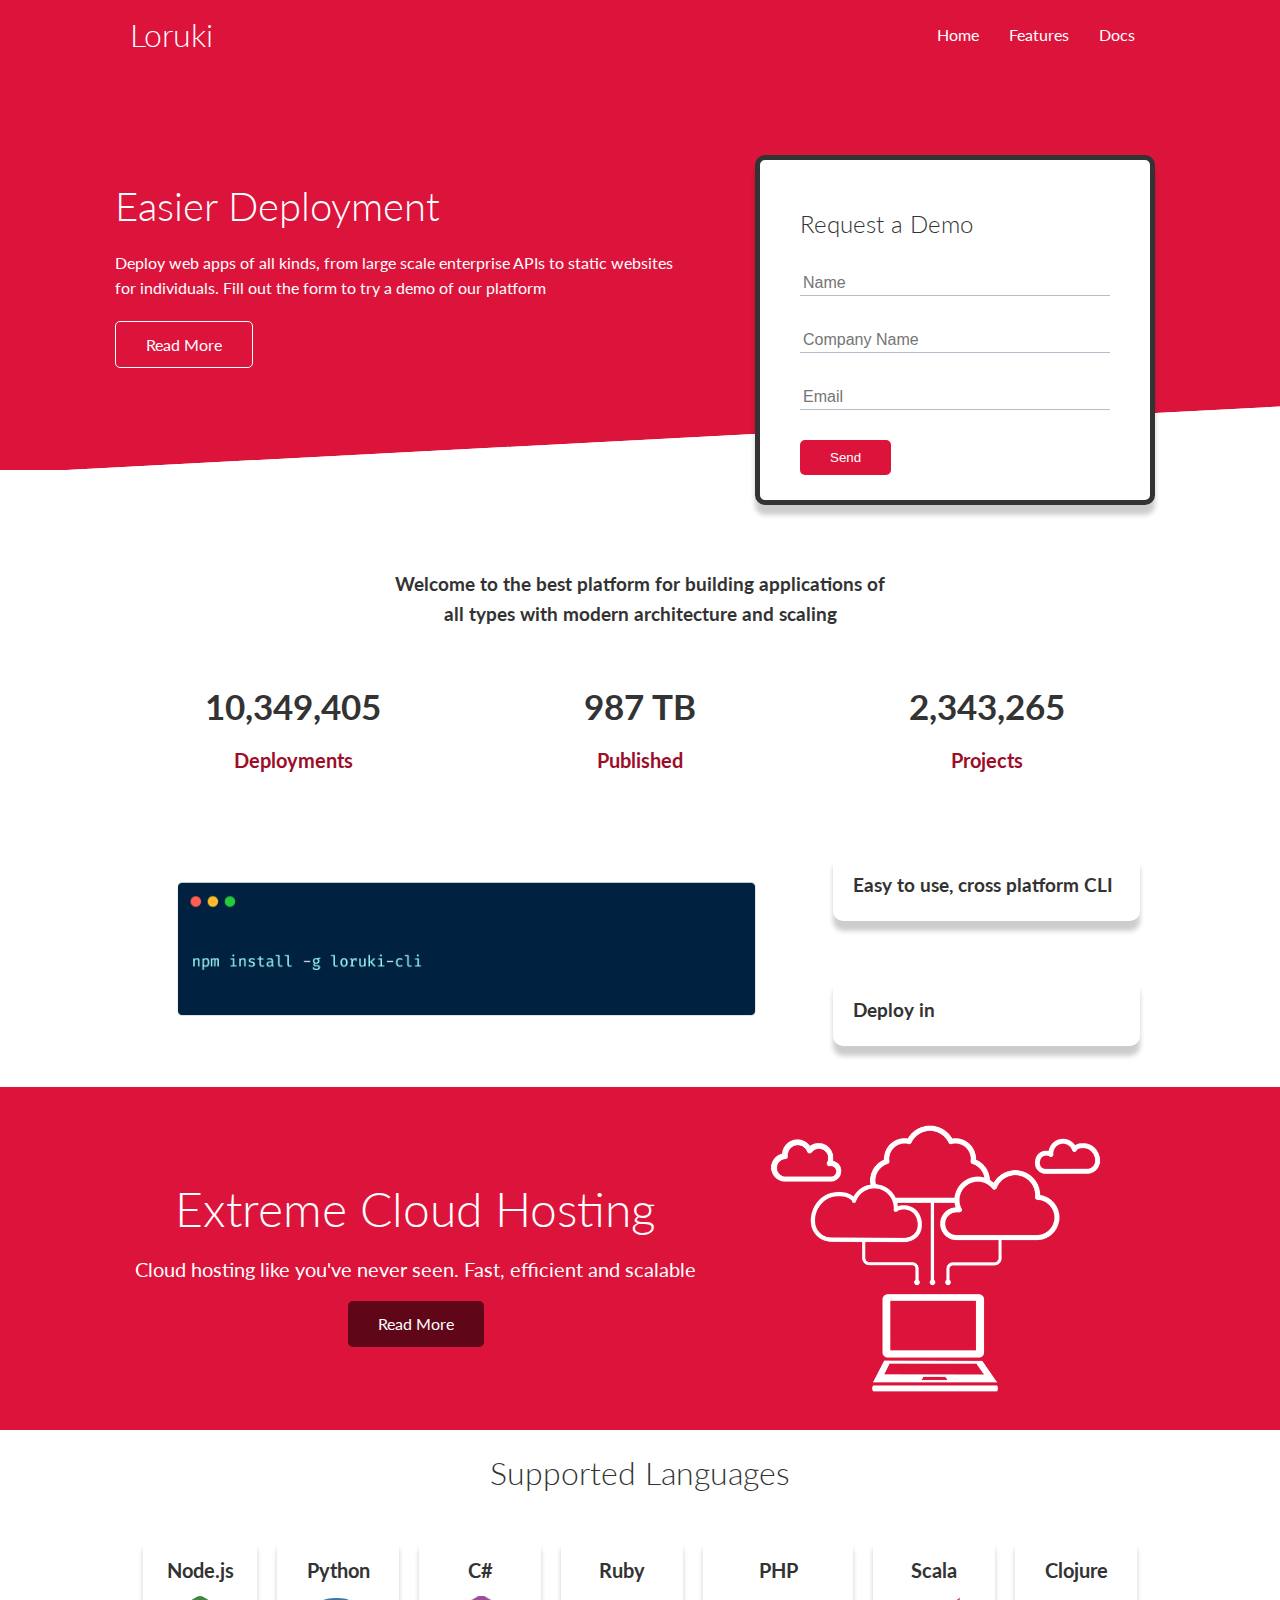
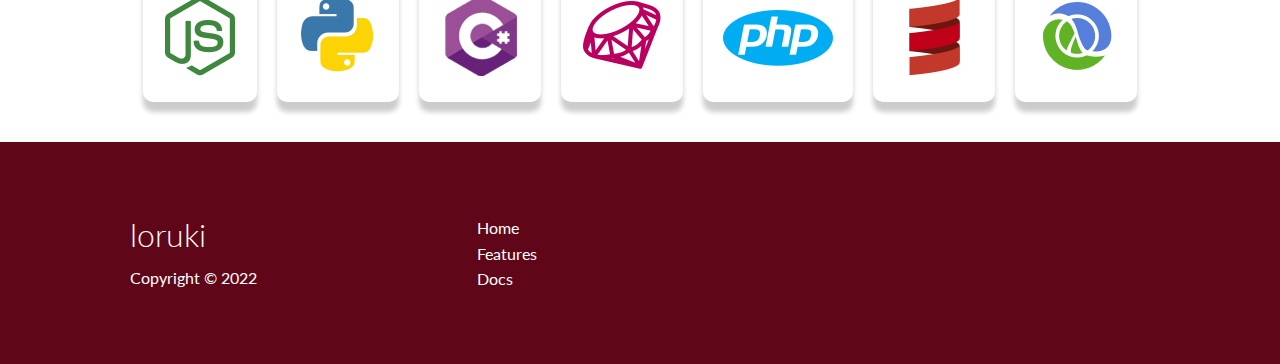
<file: index.html>
<!DOCTYPE html>
<html lang="en">
<head>
  <title>Loruki | Cloud Hosting For Humans</title>

  <meta charset="UTF-8">
  <meta http-equiv="X-UA-Compatible" content="IE=edge">
  <meta name="viewport" content="width=device-width, initial-scale=1.0">

  <link rel="stylesheet" href="https://cdnjs.cloudflare.com/ajax/libs/font-awesome/6.1.1/css/all.min.css" integrity="sha512-KfkfwYDsLkIlwQp6LFnl8zNdLGxu9YAA1QvwINks4PhcElQSvqcyVLLD9aMhXd13uQjoXtEKNosOWaZqXgel0g==" crossorigin="anonymous" referrerpolicy="no-referrer" />
  <link rel="stylesheet" href="css/utilities.css">
  <link rel="stylesheet" href="css/style.css">
</head>
<body>
  <!-- NAV-BAR-->
  <div class="navbar">
    <div class="container flex">
      <h1 class="logo">Loruki</h1>
      <nav>
        <ul>
          <li><a href="index.html">Home</a></li>
          <li><a href="features.html">Features</a></li>
          <li><a href="docs.html">Docs</a></li>
        </ul>
      </nav>
    </div>
  </div>

  <!-- Showcase-->
  <section class="showcase">
    <div class="container grid">
      <div class="showcase-text">
        <h1>Easier Deployment</h1>
        <p>Deploy web apps of all kinds, from large scale enterprise APIs to static websites for individuals. Fill out the form to try a demo of our platform</p>
        <a href="features.html" class="btn btn-outline">Read More</a>
      </div>

      <div class="showcase-form card">
        <h2>Request a Demo</h2>
        <form>
          <div class="form-control">
            <input type="text" name="name" placeholder="Name" required>
          </div>
          <div class="form-control">
            <input type="text" name="company" placeholder="Company Name" required>
          </div>
          <div class="form-control">
            <input type="email" name="email" placeholder="Email" required>
          </div>
          <input type="submit" value="Send" class="btn btn-primary">
        </form>
      </div>
    </div>
  </section>

  <!-- Stats -->
  <section class="stats">
    <div class="container">
      <h3 class="stats-heading text-center my-1">
        Welcome to the best platform for building applications of all types with modern architecture and scaling
      </h3>

      <div class="grid grid-3 text-center my-4">
        <div>
          <i class="fas fa-server fa-3x"></i>
          <h3>10,349,405</h3>
          <p class="text-secondary">Deployments</p>
        </div>
        <div>
          <i class="fas fa-upload fa-3x"></i>
          <h3>987 TB</h3>
          <p class="text-secondary">Published</p>
        </div>
        <div>
          <i class="fas fa-project-diagram fa-3x"></i>
          <h3>2,343,265</h3>
          <p class="text-secondary">Projects</p>
        </div>
      </div>
    </div>
  </section>

  <!-- Cli -->
  <section class="cli">
    <div class="container grid">
      <img src="images/cli.png" alt="A command line instruction image">
      <div class="card">
        <h3>Easy to use, cross platform CLI</h3>
      </div>
      <div class="card">
        <h3>Deploy in</h3>
      </div>
    </div>
  </section>

  <!-- Cloud -->
  <section class="cloud bg-primary my-2 py-2">
    <div class="container grid">
      <div class="text-center">
        <h2 class="lg">Extreme Cloud Hosting</h2>
        <p class="lead my-1">Cloud hosting like you've never seen. Fast, efficient and scalable</p>
        <a href="features.html" class="btn btn-dark">Read More</a>
      </div>
      <img src="images/cloud.png" alt="computer cloud representation image">
    </div>
  </section>

  <!-- Languages -->
  <section class="languages">
    <h2 class="md text-center my-2">
      Supported Languages
    </h2>
    <div class="container flex">
      <div class="card">
        <h4>Node.js</h4>
        <img src="images/logos/node.png" alt="">
      </div>
      <div class="card">
        <h4>Python</h4>
        <img src="images/logos/python.png" alt="">
      </div>
      <div class="card">
        <h4>C#</h4>
        <img src="images/logos/csharp.png" alt="">
      </div>
      <div class="card">
        <h4>Ruby</h4>
        <img src="images/logos/ruby.png" alt="">
      </div>
      <div class="card">
        <h4>PHP</h4>
        <img src="images/logos/php.png" alt="">
      </div>
      <div class="card">
        <h4>Scala</h4>
        <img src="images/logos/scala.png" alt="">
      </div>
      <div class="card">
        <h4>Clojure</h4>
        <img src="images/logos/clojure.png" alt="">
      </div>
    </div>
  </section>

  <!-- Footer -->
  <footer class="footer bg-dark py-5">
    <div class="container grid grid-3">
      <div>
        <h1>loruki</h1>
        <p>Copyright &copy; 2022</p>
      </div>
      <nav>
        <ul>
          <li><a href="index.html">Home</a></li>
          <li><a href="features.html">Features</a></li>
          <li><a href="docs.html">Docs</a></li>
        </ul>
      </nav>
      <div class="social">
        <a href="#"><i class="fab fa-github fa-2x"></i></a>
        <a href="#"><i class="fab fa-twitter fa-2x"></i></a>
        <a href="#"><i class="fab fa-instagram fa-2x"></i></a>
        <a href="#"><i class="fab fa-facebook fa-2x"></i></a>
      </div>
    </div>
  </footer>
</body>
</html>
</file>
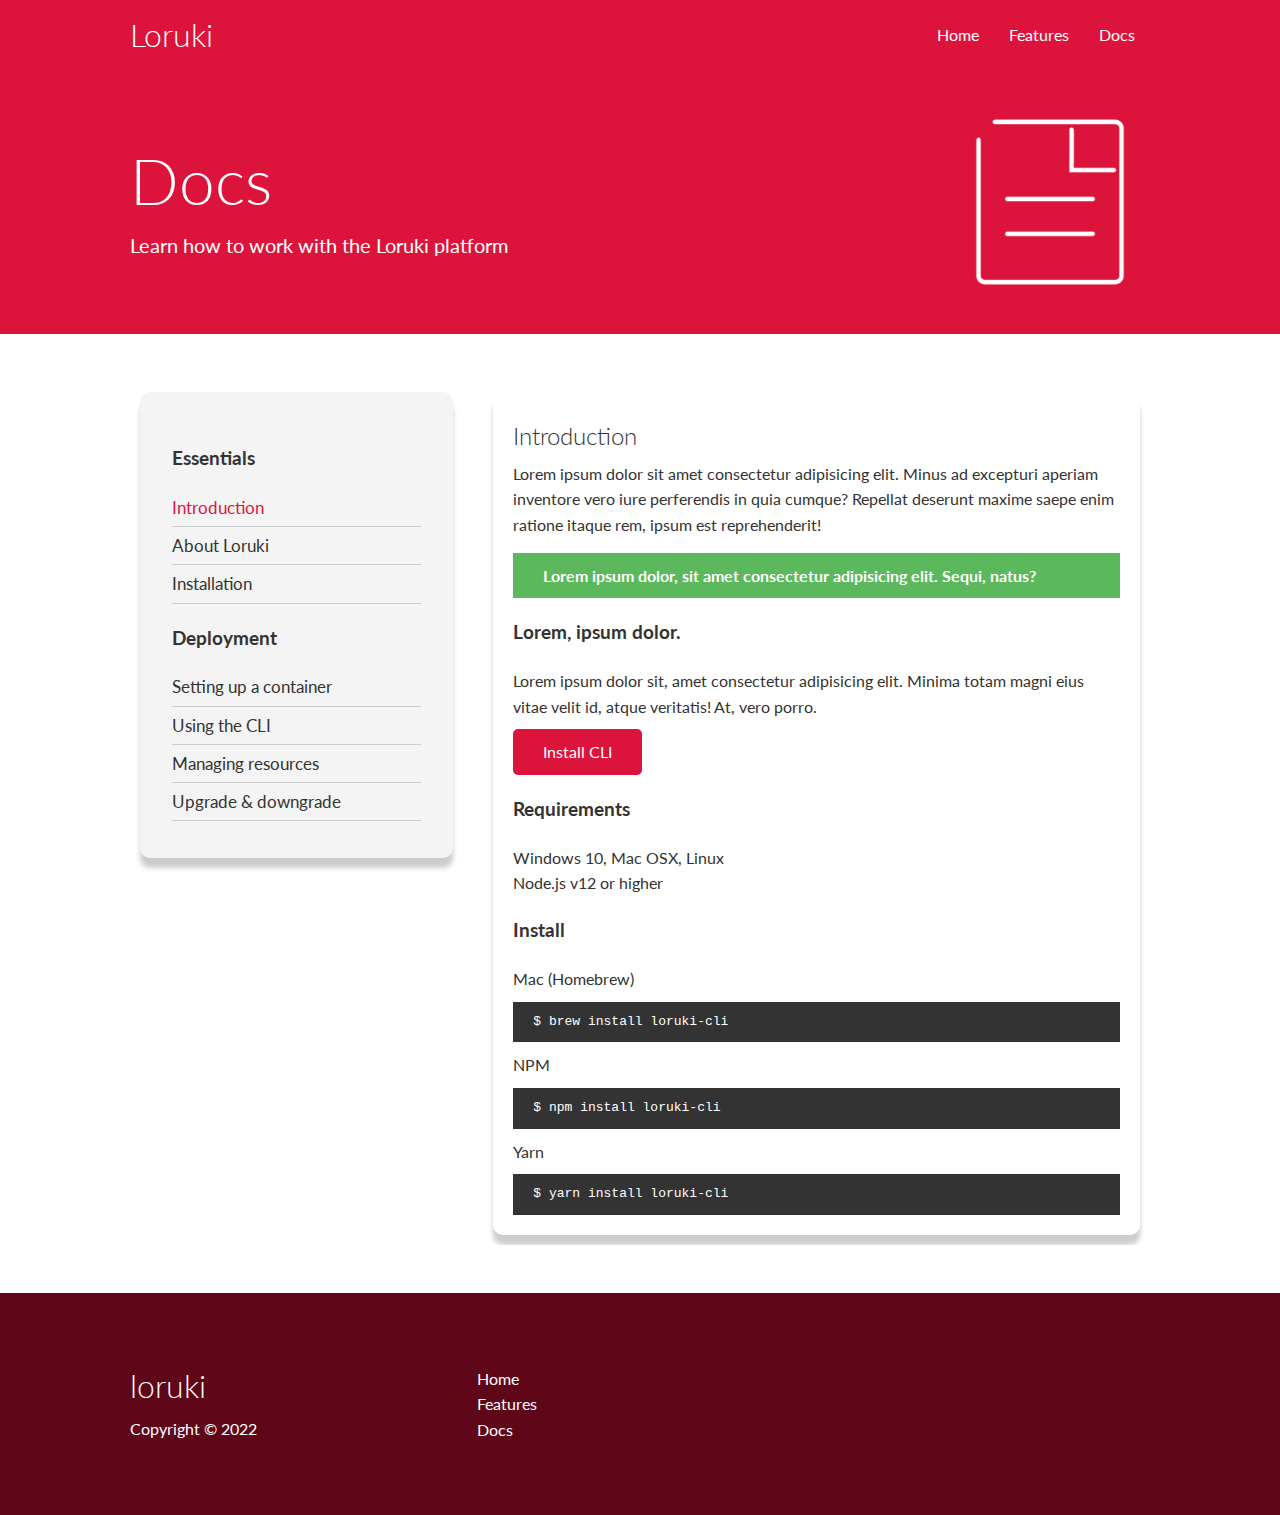
<file: docs.html>
<!DOCTYPE html>
<html lang="en">
<head>
  <title>Loruki | Cloud Hosting For Humans</title>

  <meta charset="UTF-8">
  <meta http-equiv="X-UA-Compatible" content="IE=edge">
  <meta name="viewport" content="width=device-width, initial-scale=1.0">

  <link rel="stylesheet" href="https://cdnjs.cloudflare.com/ajax/libs/font-awesome/6.1.1/css/all.min.css" integrity="sha512-KfkfwYDsLkIlwQp6LFnl8zNdLGxu9YAA1QvwINks4PhcElQSvqcyVLLD9aMhXd13uQjoXtEKNosOWaZqXgel0g==" crossorigin="anonymous" referrerpolicy="no-referrer" />
  <link rel="stylesheet" href="css/utilities.css">
  <link rel="stylesheet" href="css/style.css">
</head>
<body>
  <!-- NAV-BAR-->
  <div class="navbar">
    <div class="container flex">
      <h1 class="logo">Loruki</h1>
      <nav>
        <ul>
          <li><a href="index.html">Home</a></li>
          <li><a href="features.html">Features</a></li>
          <li><a href="docs.html">Docs</a></li>
        </ul>
      </nav>
    </div>
  </div>

  <!-- Head -->
  <section class="docs-head bg-primary py-3">
    <div class="container grid">
        <div>
          <h1 class="xl">Docs</h1>
          <p class="lead">
            Learn how to work with the Loruki platform
          </p>
        </div>
        <img src="images/docs.png" alt="">
    </div>
  </section>

  <!-- Docs main -->
  <section class="docs-main my-4">
    <div class="container grid">
      <div class="card bg-light p-3">
        <h3 class="my-2">Essentials</h3>
        <nav>
          <ul>
            <li><a class="text-primary" href="#">Introduction</a></li>
            <li><a href="#">About Loruki</a></li>
            <li><a href="#">Installation</a></li>
          </ul>
        </nav>

        <h3 class="my-2">Deployment</h3>
        <nav>
          <ul>
            <li><a href="#">Setting up a container</a></li>
            <li><a href="#">Using the CLI</a></li>
            <li><a href="#">Managing resources</a></li>
            <li><a href="#">Upgrade & downgrade</a></li>
          </ul>
        </nav>
      </div>

      <div class="card">
        <h2>Introduction</h2>
        <p>Lorem ipsum dolor sit amet consectetur adipisicing elit. Minus ad excepturi aperiam inventore vero iure perferendis in quia cumque? Repellat deserunt maxime saepe enim ratione itaque rem, ipsum est reprehenderit!</p>

        <div class="alert alert-success">
          <i class="fas fa-info"></i> Lorem ipsum dolor, sit amet consectetur adipisicing elit. Sequi, natus?
        </div>

        <h3>Lorem, ipsum dolor.</h3>
        <p>Lorem ipsum dolor sit, amet consectetur adipisicing elit. Minima totam magni eius vitae velit id, atque veritatis! At, vero porro.</p>
        <a href="#" class="btn btn-primary">Install CLI</a>

        <h3>Requirements</h3>
        <ul>
          <li>Windows 10, Mac OSX, Linux</li>
          <li>Node.js v12 or higher</li>
        </ul>

        <h3>Install</h3>
        <p>Mac (Homebrew)</p>
        <pre><code>$ brew install loruki-cli</code></pre>
        <p>NPM</p>
        <pre><code>$ npm install loruki-cli</code></pre>
        <p>Yarn</p>
        <pre><code>$ yarn install loruki-cli</code></pre>
      </div>
    </div>
  </section>

  <!-- Footer -->
  <footer class="footer bg-dark py-5">
    <div class="container grid grid-3">
      <div>
        <h1>loruki</h1>
        <p>Copyright &copy; 2022</p>
      </div>
      <nav>
        <ul>
          <li><a href="index.html">Home</a></li>
          <li><a href="features.html">Features</a></li>
          <li><a href="docs.html">Docs</a></li>
        </ul>
      </nav>
      <div class="social">
        <a href="#"><i class="fab fa-github fa-2x"></i></a>
        <a href="#"><i class="fab fa-twitter fa-2x"></i></a>
        <a href="#"><i class="fab fa-instagram fa-2x"></i></a>
        <a href="#"><i class="fab fa-facebook fa-2x"></i></a>
      </div>
    </div>
  </footer>
</body>
</html>
</file>
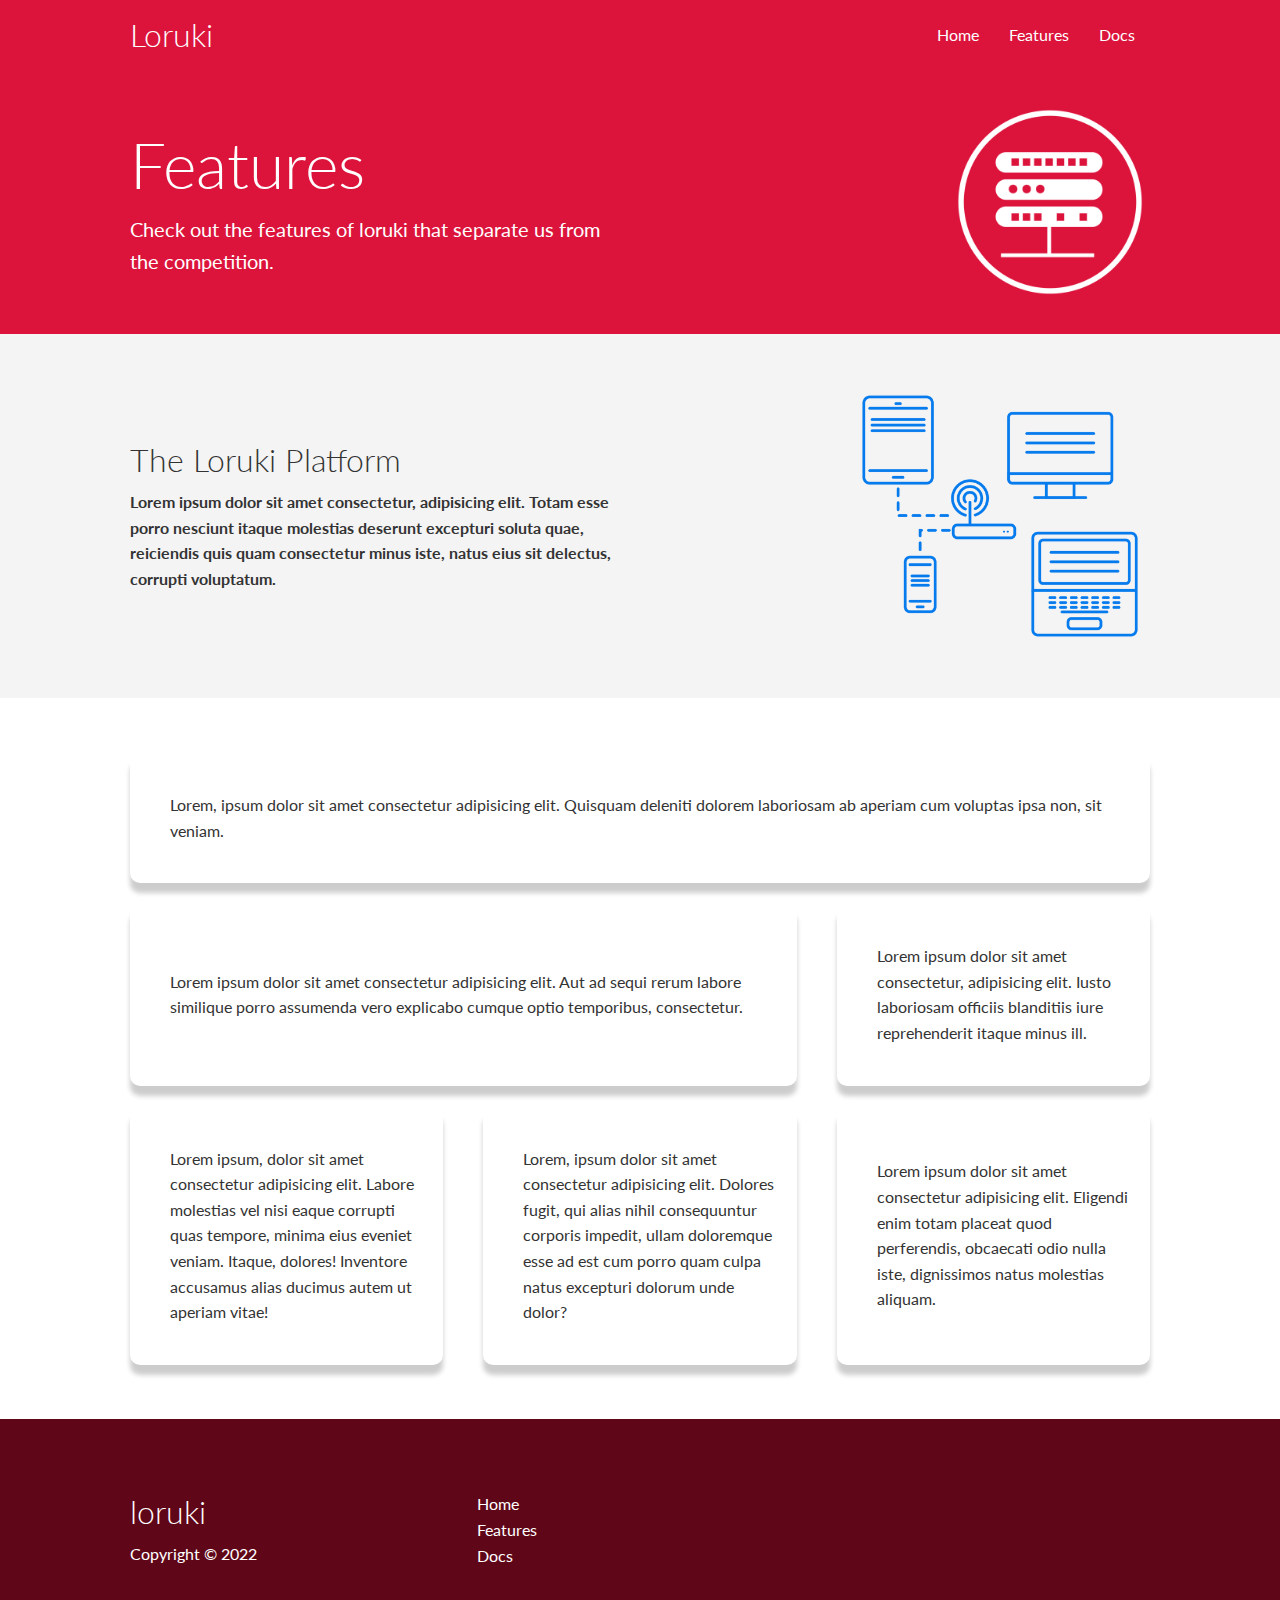
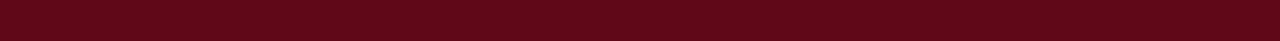
<file: features.html>
<!DOCTYPE html>
<html lang="en">
<head>
  <title>Loruki | Cloud Hosting For Humans</title>

  <meta charset="UTF-8">
  <meta http-equiv="X-UA-Compatible" content="IE=edge">
  <meta name="viewport" content="width=device-width, initial-scale=1.0">

  <link rel="stylesheet" href="https://cdnjs.cloudflare.com/ajax/libs/font-awesome/6.1.1/css/all.min.css" integrity="sha512-KfkfwYDsLkIlwQp6LFnl8zNdLGxu9YAA1QvwINks4PhcElQSvqcyVLLD9aMhXd13uQjoXtEKNosOWaZqXgel0g==" crossorigin="anonymous" referrerpolicy="no-referrer" />
  <link rel="stylesheet" href="css/utilities.css">
  <link rel="stylesheet" href="css/style.css">
</head>
<body>
  <!-- NAV-BAR-->
  <div class="navbar">
    <div class="container flex">
      <h1 class="logo">Loruki</h1>
      <nav>
        <ul>
          <li><a href="index.html">Home</a></li>
          <li><a href="features.html">Features</a></li>
          <li><a href="docs.html">Docs</a></li>
        </ul>
      </nav>
    </div>
  </div>

  <!-- Head -->
  <section class="features-head bg-primary py-3">
    <div class="container grid">
        <div>
          <h1 class="xl">Features</h1>
          <p class="lead">
            Check out the features of loruki that separate us from the competition.
          </p>
        </div>
        <img src="images/server.png" alt="">
    </div>
  </section>

  <!-- Sub head -->
  <section class="features-sub-head bg-light py-3">
    <div class="container grid">
      <div>
        <h1 class="md">The Loruki Platform</h1>
        <p>
          Lorem ipsum dolor sit amet consectetur, adipisicing elit. Totam esse porro nesciunt itaque molestias deserunt excepturi soluta quae, reiciendis quis quam consectetur minus iste, natus eius sit delectus, corrupti voluptatum.
        </p>
      </div>
      <img src="images/server2.png" alt="">
    </div>
  </section>

  <!-- Features main content -->
  <section class="features-main my-2">
    <div class="container grid grid-3">
      <div class="card flex">
        <i class="fas fa-server fa-3x"></i>
        <p>Lorem, ipsum dolor sit amet consectetur adipisicing elit. Quisquam deleniti dolorem laboriosam ab aperiam cum voluptas ipsa non, sit veniam.</p>
      </div>
      <div class="card flex">
        <i class="fas fa-network-wired fa-3x"></i>
        <p>Lorem ipsum dolor sit amet consectetur adipisicing elit. Aut ad sequi rerum labore similique porro assumenda vero explicabo cumque optio temporibus, consectetur.
        </p>
      </div>
      <div class="card flex">
        <i class="fas fa-laptop-code fa-3x"></i>
        <p>Lorem ipsum dolor sit amet consectetur, adipisicing elit. Iusto laboriosam officiis blanditiis iure reprehenderit itaque minus ill.
        </p>
      </div>
      <div class="card flex">
        <i class="fas fa-database fa-3x"></i>
        <p>Lorem ipsum, dolor sit amet consectetur adipisicing elit. Labore molestias vel nisi eaque corrupti quas tempore, minima eius eveniet veniam. Itaque, dolores! Inventore accusamus alias ducimus autem ut aperiam vitae!
        </p>
      </div>
      <div class="card flex">
        <i class="fas fa-power-off fa-3x"></i>
        <p>Lorem, ipsum dolor sit amet consectetur adipisicing elit. Dolores fugit, qui alias nihil consequuntur corporis impedit, ullam doloremque esse ad est cum porro quam culpa natus excepturi dolorum unde dolor?
        </p>
      </div>
      <div class="card flex">
        <i class="fas fa-upload fa-3x"></i>
        <p>Lorem ipsum dolor sit amet consectetur adipisicing elit. Eligendi enim totam placeat quod perferendis, obcaecati odio nulla iste, dignissimos natus molestias aliquam.
        </p>
      </div>
    </div>
  </section>

  <!-- Footer -->
  <footer class="footer bg-dark py-5">
    <div class="container grid grid-3">
      <div>
        <h1>loruki</h1>
        <p>Copyright &copy; 2022</p>
      </div>
      <nav>
        <ul>
          <li><a href="index.html">Home</a></li>
          <li><a href="features.html">Features</a></li>
          <li><a href="docs.html">Docs</a></li>
        </ul>
      </nav>
      <div class="social">
        <a href="#"><i class="fab fa-github fa-2x"></i></a>
        <a href="#"><i class="fab fa-twitter fa-2x"></i></a>
        <a href="#"><i class="fab fa-instagram fa-2x"></i></a>
        <a href="#"><i class="fab fa-facebook fa-2x"></i></a>
      </div>
    </div>
  </footer>
</body>
</html>
</file>
<file: css/utilities.css>
/* Utilities */
.container {
  max-width: 1100px;
  margin: 0 auto;
  overflow: auto;
  padding: 0 40px;
}

.flex {
  display: flex;
  justify-content: center;
  align-items: center;
  height: 100%;
}

.grid {
  display: grid;
  grid-template-columns: repeat(2, 1fr);
  gap: 20px;
  justify-content: center;
  align-items: center;
  height: 100%;
}

.grid-3 {
  grid-template-columns: repeat(3, 1fr);
}

.card {
  background-color: var(--complementary-col1);
  color: var(--complementary-col2);
  border-radius: 10px;
  padding: 20px;
  margin: 10px;
  box-shadow: 0 10px 5px rgba(0, 0, 0, 0.2);
}

.btn {
  display: inline-block;
  padding: 10px 30px;
  cursor: pointer;
  background: var(--primary-color);
  color: var(--complementary-col1);
  border: none;
  border-radius: 5px;
}

.btn-outline {
  background-color: transparent;
  border: 1px #fff solid;
}

.btn:hover {
  transform: scale(0.98);
}

/* Backgrounds & coloured buttons */
.bg-primary,
.btn-primary {
  background-color: var(--primary-color);
  color: var(--complementary-col1);
}

.bg-secondary,
.btn-secondary {
  background-color: var(--secondary-color);
  color: var(--complementary-col1);
}

.bg-dark,
.btn-dark {
  background-color: var(--dark-color);
  color: var(--complementary-col1);
}

.bg-light,
.btn-light {
  background-color: var(--light-color);
  color: var(--complementary-col2);
}

.bg-primary a,
.btn-primary a,
.bg-secondary a,
.btn-secondary a,
.bg-dark a,
.btn-dark a {
  color: var(--complementary-col1);
}


/* Text colors */
.text-primary {
  color: var(--primary-color);
}

.text-secondary {
  color: var(--secondary-color);
}

.text-dark {
  color: var(--dark-color);
}

.text-light {
  color: var(--light-color);
}

/* Text sizes */
.lead {
  font-size: 20px;
}

.sm {
  font-size: 1rem;
}

.md {
  font-size: 2rem;
}

.lg {
  font-size: 3rem;
}

.xl {
  font-size: 4rem;
}

.text-center {
  text-align: center;
}


/* Alert */
.alert {
  background-color: var(--light-color);
  padding: 10px 20px;
  font-weight: bold;
  margin: 15px 0;
}

.alert i {
  margin-right: 10px;
}

.alert-success {
  background-color: var(--success-color);
  color: var(--complementary-col1);
}

.alert-error {
  background-color: var(--error-color);
  color: var(--complementary-col1);
}


/* margin on y i.e top and bottom */
.my-1 {
  margin: 1rem 0;
}

.my-2 {
  margin: 1.5rem 0;
}

.my-3 {
  margin: 2rem 0;
}

.my-4 {
  margin: 3rem 0;
}

.my-5 {
  margin: 4rem 0;
}

/* margin all around */
.m-1 {
  margin: 1rem;
}

.m-2 {
  margin: 1.5rem;
}

.m-3 {
  margin: 2rem;
}

.m-4 {
  margin: 3rem;
}

.m-5 {
  margin: 4rem;
}

/* padding on y i.e top and bottom */
.py-1 {
  padding: 1rem 0;
}

.py-2 {
  padding: 1.5rem 0;
}

.py-3 {
  padding: 2rem 0;
}

.py-4 {
  padding: 3rem 0;
}

.py-5 {
  padding: 4rem 0;
}

/* padding all around */
.p-1 {
  padding: 1rem;
}

.p-2 {
  padding: 1.5rem;
}

.p-3 {
  padding: 2rem;
}

.p-4 {
  padding: 3rem;
}

.p-5 {
  padding: 4rem;
}
</file>
<file: css/style.css>
@import url('https://fonts.googleapis.com/css2?family=Lato:wght@300&display=swap');

/* Variables */
:root {
  --primary-color: crimson;
  --secondary-color: rgb(157, 13, 42);
  --dark-color: rgb(95, 7, 25);
  --light-color: #f4f4f4;
  --success-color: #5cb85c;
  --error-color: #d9534f;
  --complementary-col1: #fff;
  --complementary-col2: #333;
}

/* Reset and Base rulesets */
* {
  padding: 0;
  margin: 0;
  box-sizing: border-box;
}

body {
  font-family: 'Lato', sans-serif;
  color: var(--complementary-col2);
  line-height: 1.6;
  overflow-x: hidden;
}

ul {
  list-style-type: none;
}

a {
  text-decoration: none;
  color: var(--complementary-col2);
}

h1, h2 {
  font-weight: 300;
  line-height: 1.2;
  margin: 10px 0;
}

p {
  margin: 10px 0;
}

img {
  width: 100%;
}

code,
pre {
  background-color: var(--complementary-col2);
  color: var(--complementary-col1);
  padding: 10px;
}


/* Navbar */
.navbar {
  background-color: var(--primary-color);
  color: var(--complementary-col1);
  height: 70px;
}

.navbar ul {
  display: flex;
}

.navbar a {
  color: var(--complementary-col1);
  padding: 10px;
  margin: 0 5px;
}

.navbar a:hover {
  border-bottom: 2px solid #fff;
}

.navbar .flex {
  justify-content: space-between;
}


/* Showcase */
.showcase {
  height: 400px;
  background-color: var(--primary-color);
  color: var(--complementary-col1);
  position: relative;
}

.showcase h1 {
  font-size: 40px;
}

.showcase p {
  margin: 20px 0;
}

.showcase .grid {
  overflow: visible;
  grid-template-columns: 55% 45%;
  gap: 30px;
}

.showcase-text {
  animation: slideInFromLeft 1s ease-in;
}

.showcase-form {
  position: relative;
  top: 60px;
  height: 350px;
  width: 400px;
  padding: 40px;
  z-index: 100;
  justify-self: flex-end;
  border: 5px solid #333;
  animation: slideInFromRight 1s ease-in;
}

.showcase-form .form-control {
  margin: 30px 0;
}

.showcase-form input[type="text"],
.showcase-form input[type="email"] {
  border: 0;
  border-bottom: 1px solid #b4becb;
  width: 100%;
  padding: 3px;
  font-size: 16px;
}

.showcase-form input:focus {
  outline: none;
}

/* Adding a slant effect to the showcase area below using skew */
.showcase::before,
.showcase::after {
  content: "";
  position: absolute;
  height: 100px;
  background-color: var(--complementary-col1);
  bottom: -70px;
  right: 0;
  left: 0;
  transform: skewY(-3deg);
  -webkit-transform: skewY(-3deg);
  -moz-transform: skewY(-3deg);
  -ms-transform: skewY(-3deg)
}


/* Stats */
.stats {
  padding-top: 100px;
  animation: slideInFromBottom 1s ease-in;
}

.stats-heading {
  max-width: 500px;
  margin: auto;
}

.stats .grid h3 {
  font-size: 35px;
}

.stats .grid p {
  font-size: 20px;
  font-weight: bold;
}


/* Cli */
.cli .grid {
  grid-template-columns: repeat(3, 1fr);
  grid-template-rows: repeat(2, 1fr);
}

.cli .grid > *:first-child {
  grid-column: 1 / span 2;
  grid-row: 1 / span 2;
}


/* Cloud */
.cloud .grid {
  grid-template-columns: 4fr 3fr
}


/* Languages */
.languages .flex {
  flex-wrap: wrap;
}

.languages .card {
  text-align: center;
  margin: 18px 10px 40px;
  transition: transform 0.2s ease-in;
}

.languages .card h4 {
  font-size: 20px;
  margin-bottom: 10px;
}

.languages .card:hover {
  transform: translateY(-15px);
}


/* Features */
.features-head img, .docs-head img {
  width: 200px;
  justify-self: flex-end;
}

.features-sub-head img {
  width: 300px;
  justify-self: flex-end;
}

.features-sub-head p {
  font-weight: bold;
}


/* Features-main content */
.features-main .card > i {
  margin-right: 20px;
}

.features-main .grid {
  padding: 30px;
}

.features-main .grid > *:first-child {
  grid-column: 1 / span 3;
}

.features-main .grid > *:nth-child(2) {
  grid-column: 1 / span 2;
}


/* Docs */
.docs-main h3 {
  margin: 20px 0;
}

.docs-main .grid {
  grid-template-columns: 1fr 2fr;
  align-items: flex-start;
}

.docs-main nav li {
  font-size: 17px;
  padding-bottom: 5px;
  margin-bottom: 5px;
  border-bottom: 1px #ccc solid;
}

.docs-main a:hover {
  font-weight: bold;
}


/* Footer */
.footer .social a {
  margin: 0 10px;
}


/* Animations */
@keyframes slideInFromLeft {
  0% {
    transform: translateX(-100%)
  }

  100% {
    transform: translateX(0)
  }
}

@keyframes slideInFromRight {
  0% {
    transform: translateX(100%)
  }

  100% {
    transform: translateX(0)
  }
}

@keyframes slideInFromTop {
  0% {
    transform: translateY(-100%)
  }

  100% {
    transform: translateY(0)
  }
}

@keyframes slideInFromBottom {
  0% {
    transform: translateY(100%)
  }

  100% {
    transform: translateY(0)
  }
}


/* Tablets and under */
@media (max-width: 930px) {
  .grid,
  .showcase .grid,
  .stats .grid,
  .cli .grid,
  .cloud .grid,
  .features-main .grid,
  .docs-main .grid {
    grid-template-columns: 1fr;
    grid-template-rows: 1fr;
  }

  .showcase {
    height: auto;
  }

  .showcase-text {
    text-align: center;
    margin-top: 40px;
  }

  .showcase-form {
    justify-self: center;
    margin: auto;
    animation: slideInFromBottom 1s ease-in;
  }

  .cli .grid > *:first-child {
    grid-column: 1;
    grid-row: 1;
  }

  .features-head,
  .features-sub-head,
  .docs-head {
    text-align: center;
  }

  .features-head img,
  .features-sub-head img,
  .docs-head img {
    justify-self: center;
  }

  .features-main .grid > *:first-child,
  .features-main .grid > *:nth-child(2) {
    grid-column: 1;
  }

  .footer div:first-child {
    text-align: center;
  }

  .footer nav ul {
    display: flex;
    justify-content: space-around;
    align-items: center;
  }

  .footer .social {
    text-align: center;
  }
}


/* Mobile */
@media (max-width: 500px) {
  .navbar {
    height: 110px;
  }

  .navbar .flex {
    flex-direction: column;
  }

  .navbar ul {
    padding: 10px;
    background-color: rgba(0,0,0,0.1)
  }
}
</file>
